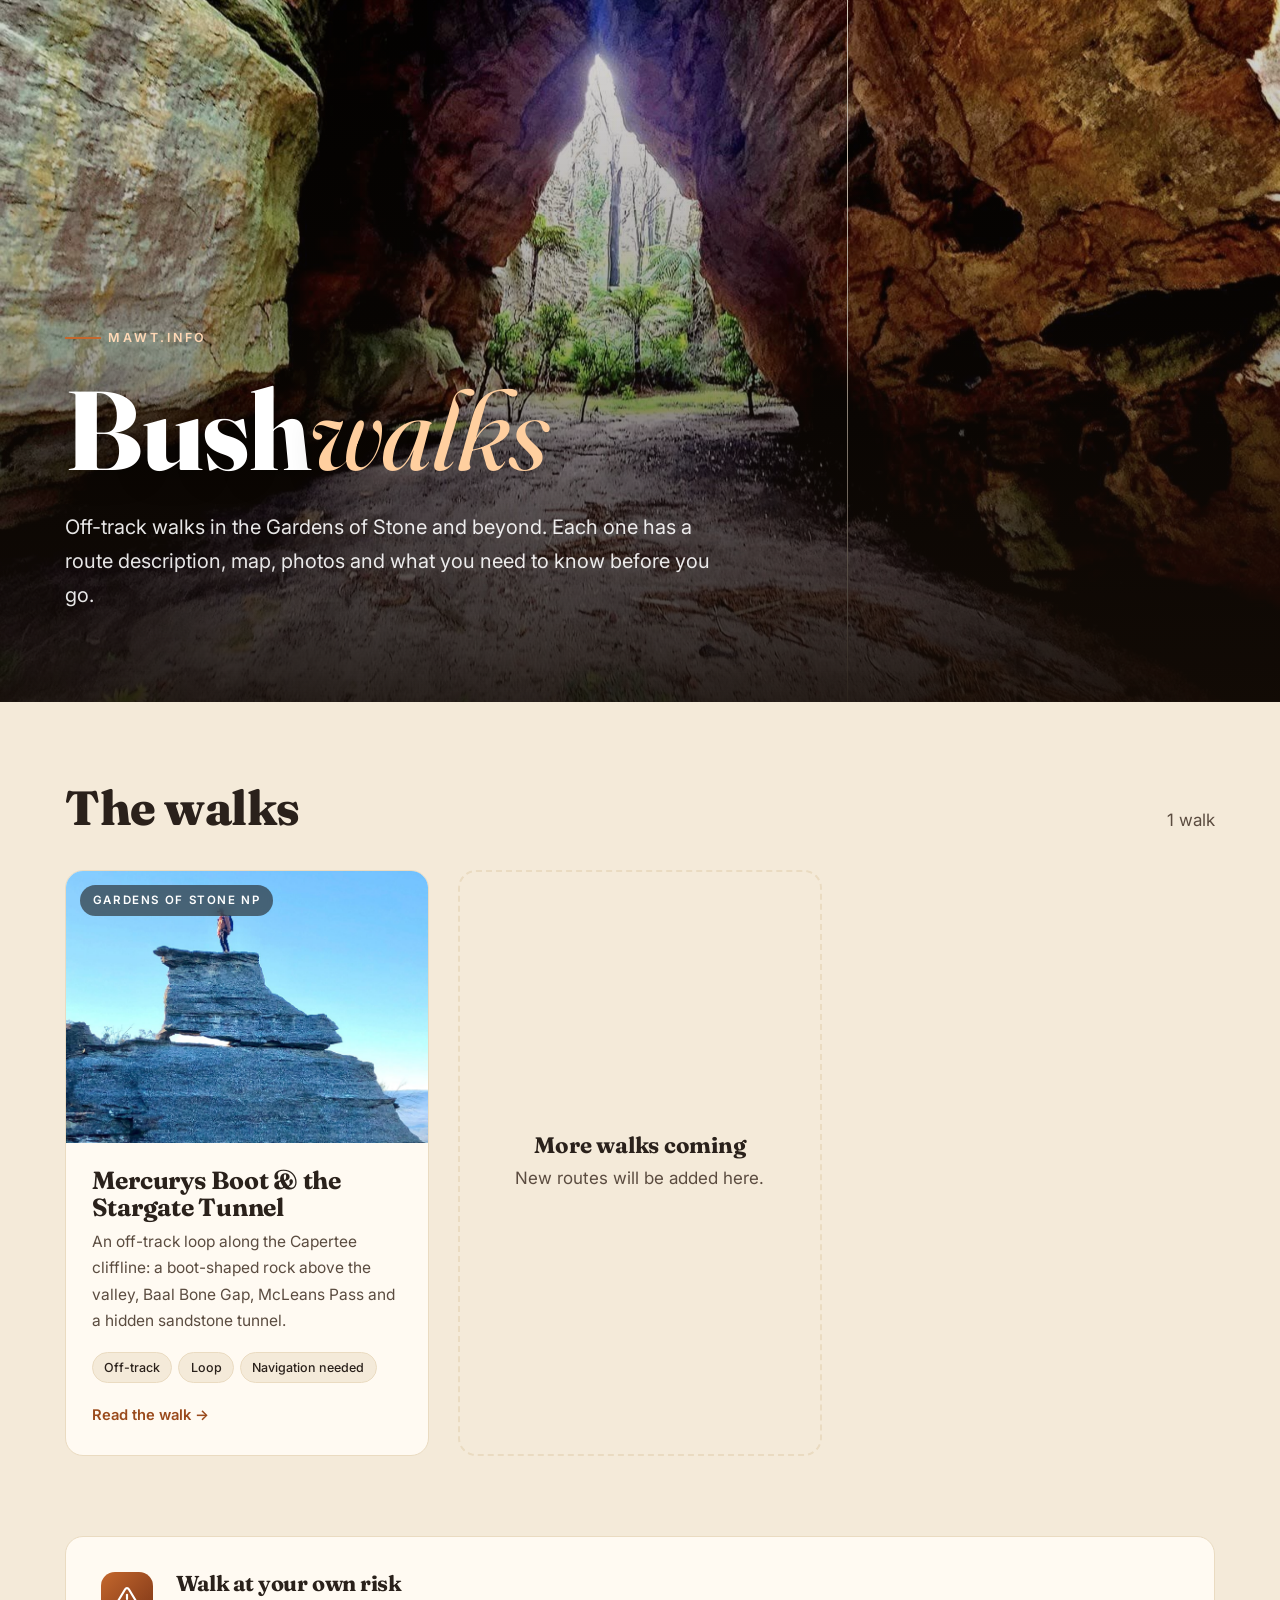
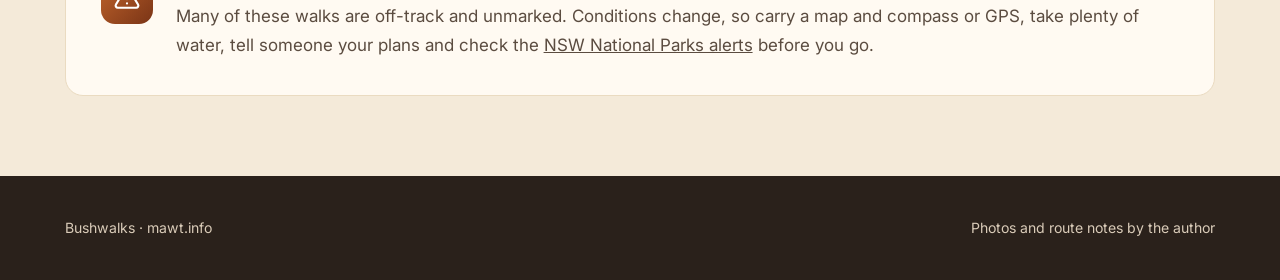
<file: index.html>
<!DOCTYPE html>
<html lang="en-AU">
<head>
<meta charset="UTF-8">
<meta name="viewport" content="width=device-width, initial-scale=1">
<title>Bushwalks | mawt.info</title>
<meta name="description" content="Off-track bushwalks in the Gardens of Stone and beyond: routes, maps, photos and tips.">
<link rel="preconnect" href="https://fonts.googleapis.com">
<link rel="preconnect" href="https://fonts.gstatic.com" crossorigin>
<link href="https://fonts.googleapis.com/css2?family=Fraunces:ital,opsz,wght@0,9..144,400;0,9..144,600;0,9..144,800;1,9..144,400&family=Inter:wght@400;500;600&display=swap" rel="stylesheet">
<style>
  :root{
    --sand:#f4ead9;--sand-2:#eadbc1;--ochre:#c4672d;--ochre-deep:#9a4a1c;--rust:#7a3416;
    --ink:#2a211b;--ink-soft:#5b4c40;--radius:18px;--shadow:0 20px 50px -20px rgba(60,30,10,.45);
  }
  *{box-sizing:border-box;margin:0;padding:0}
  body{font-family:Inter,system-ui,sans-serif;color:var(--ink);background:var(--sand);line-height:1.7;font-size:17px;-webkit-font-smoothing:antialiased}
  img{display:block;max-width:100%}
  h1,h2,h3{font-family:Fraunces,Georgia,serif;line-height:1.1;letter-spacing:-.01em}
  a{color:inherit}

  .hero{position:relative;min-height:78svh;display:flex;align-items:flex-end;color:#fff;overflow:hidden}
  .hero img{position:absolute;inset:0;width:100%;height:100%;object-fit:cover;object-position:50% 60%;transform:scale(1.08);animation:z 14s ease-out forwards}
  @keyframes z{to{transform:scale(1)}}
  .hero::after{content:"";position:absolute;inset:0;background:linear-gradient(180deg,rgba(20,12,6,.15) 0%,rgba(20,12,6,.35) 45%,rgba(20,12,6,.9) 100%)}
  .hero-inner{position:relative;z-index:2;width:min(1150px,92vw);margin:0 auto;padding-bottom:10vh}
  .eyebrow{display:inline-flex;align-items:center;gap:.6em;font-size:.78rem;font-weight:600;letter-spacing:.22em;text-transform:uppercase;color:#ffd8b5;margin-bottom:1.2rem}
  .eyebrow::before{content:"";width:36px;height:2px;background:var(--ochre)}
  .hero h1{font-size:clamp(3rem,9vw,7rem);font-weight:800;text-shadow:0 4px 30px rgba(0,0,0,.35)}
  .hero h1 em{font-weight:400;color:#ffcf9f}
  .hero p{margin-top:1.2rem;max-width:52ch;font-size:clamp(1.05rem,1.6vw,1.25rem);color:rgba(255,255,255,.9)}

  section{width:min(1150px,92vw);margin:0 auto;padding:5rem 0 0}
  .section-head{display:flex;flex-wrap:wrap;align-items:end;justify-content:space-between;gap:1rem;margin-bottom:2.2rem}
  .section-head h2{font-size:clamp(2rem,4.5vw,3rem);font-weight:800}
  .section-head span{color:var(--ink-soft)}

  .grid{display:grid;grid-template-columns:repeat(auto-fill,minmax(320px,1fr));gap:1.8rem}
  .walk{
    display:flex;flex-direction:column;text-decoration:none;background:#fffaf2;border-radius:var(--radius);
    overflow:hidden;border:1px solid var(--sand-2);transition:transform .35s ease,box-shadow .35s ease;
  }
  .walk:hover{transform:translateY(-6px);box-shadow:var(--shadow)}
  .walk .pic{position:relative;aspect-ratio:4/3;overflow:hidden;background:#000}
  .walk .pic img{width:100%;height:100%;object-fit:cover;transition:transform .9s ease}
  .walk:hover .pic img{transform:scale(1.06)}
  .walk .area{position:absolute;left:14px;top:14px;background:rgba(20,12,6,.55);backdrop-filter:blur(6px);color:#fff;font-size:.72rem;letter-spacing:.14em;text-transform:uppercase;font-weight:600;padding:.35rem .8rem;border-radius:99px}
  .walk .body{padding:1.5rem 1.6rem 1.7rem;display:flex;flex-direction:column;flex:1}
  .walk h3{font-size:1.55rem;margin-bottom:.5rem}
  .walk p{color:var(--ink-soft);font-size:.97rem;flex:1}
  .tags{display:flex;flex-wrap:wrap;gap:.4rem;margin-top:1.1rem}
  .tags span{font-size:.78rem;font-weight:500;background:var(--sand);border:1px solid var(--sand-2);padding:.25rem .7rem;border-radius:99px}
  .more{margin-top:1.2rem;font-weight:600;color:var(--ochre-deep);font-size:.92rem}
  .more::after{content:" \2192";transition:margin .2s}
  .walk:hover .more::after{margin-left:.3rem}

  .coming{
    display:grid;place-items:center;text-align:center;border:2px dashed var(--sand-2);border-radius:var(--radius);
    padding:2.5rem;color:var(--ink-soft);min-height:300px;
  }
  .coming h3{font-size:1.4rem;color:var(--ink);margin-bottom:.4rem}

  .safety{
    margin-top:5rem;background:#fffaf2;border-radius:var(--radius);border:1px solid var(--sand-2);
    padding:2.2rem;display:grid;grid-template-columns:auto 1fr;gap:1.4rem;align-items:start;
  }
  .safety .icon{width:52px;height:52px;border-radius:14px;display:grid;place-items:center;background:linear-gradient(135deg,var(--ochre),var(--rust))}
  .safety svg{width:26px;height:26px;stroke:#fff;fill:none;stroke-width:2;stroke-linecap:round;stroke-linejoin:round}
  .safety h3{font-size:1.35rem;margin-bottom:.4rem}
  .safety p{color:var(--ink-soft)}

  footer{margin-top:5rem;background:var(--ink);color:#d9cbb8;padding:2.5rem 0;font-size:.88rem}
  footer .inner{width:min(1150px,92vw);margin:0 auto;display:flex;flex-wrap:wrap;gap:1rem;justify-content:space-between}
  footer a{color:#ffcf9f}

  .reveal{opacity:0;transform:translateY(30px);transition:opacity .9s ease,transform .9s ease}
  .reveal.in{opacity:1;transform:none}
  @media (prefers-reduced-motion:reduce){.reveal{opacity:1;transform:none;transition:none}.hero img{animation:none;transform:none}}
  @media (max-width:600px){.safety{grid-template-columns:1fr}}
</style>
</head>
<body>

<header class="hero">
  <img src="mercurys-boot/images/stargate-tunnel.jpg" alt="Looking through a triangular sandstone tunnel towards ferns and forest">
  <div class="hero-inner">
    <span class="eyebrow">mawt.info</span>
    <h1>Bush<em>walks</em></h1>
    <p>Off-track walks in the Gardens of Stone and beyond. Each one has a route description, map, photos and what you need to know before you go.</p>
  </div>
</header>

<section id="walks">
  <div class="section-head reveal">
    <h2>The walks</h2>
    <span id="walk-count"></span>
  </div>

  <div class="grid">
    <!--
      TO ADD A WALK: copy the whole <a class="walk"> ... </a> block below,
      paste it underneath, and change the link, photo, text and tags.
    -->
    <a class="walk reveal" href="mercurys-boot/">
      <div class="pic">
        <img src="mercurys-boot/images/mercurys-boot.jpg" alt="A walker on top of Mercurys Boot" loading="lazy">
        <span class="area">Gardens of Stone NP</span>
      </div>
      <div class="body">
        <h3>Mercurys Boot &amp; the Stargate Tunnel</h3>
        <p>An off-track loop along the Capertee cliffline: a boot-shaped rock above the valley, Baal Bone Gap, McLeans Pass and a hidden sandstone tunnel.</p>
        <div class="tags"><span>Off-track</span><span>Loop</span><span>Navigation needed</span></div>
        <span class="more">Read the walk</span>
      </div>
    </a>

    <div class="coming reveal">
      <div>
        <h3>More walks coming</h3>
        <p>New routes will be added here.</p>
      </div>
    </div>
  </div>

  <div class="safety reveal">
    <div class="icon"><svg viewBox="0 0 24 24"><path d="M10.3 3.9 1.8 18a2 2 0 0 0 1.7 3h17a2 2 0 0 0 1.7-3L13.7 3.9a2 2 0 0 0-3.4 0z"/><line x1="12" y1="9" x2="12" y2="13"/><line x1="12" y1="17" x2="12" y2="17"/></svg></div>
    <div>
      <h3>Walk at your own risk</h3>
      <p>Many of these walks are off-track and unmarked. Conditions change, so carry a map and compass or GPS, take plenty of water, tell someone your plans and check the <a href="https://www.nationalparks.nsw.gov.au/alert/state-alerts" target="_blank" rel="noopener">NSW National Parks alerts</a> before you go.</p>
    </div>
  </div>
</section>

<footer>
  <div class="inner">
    <span>Bushwalks · mawt.info</span>
    <span>Photos and route notes by the author</span>
  </div>
</footer>

<script>
  const n = document.querySelectorAll('.grid .walk').length;
  document.getElementById('walk-count').textContent = n + (n === 1 ? ' walk' : ' walks');
  const io = new IntersectionObserver(es => es.forEach(e => { if (e.isIntersecting) { e.target.classList.add('in'); io.unobserve(e.target); } }), { threshold: .12 });
  document.querySelectorAll('.reveal').forEach(el => io.observe(el));
</script>
</body>
</html>
</file>
